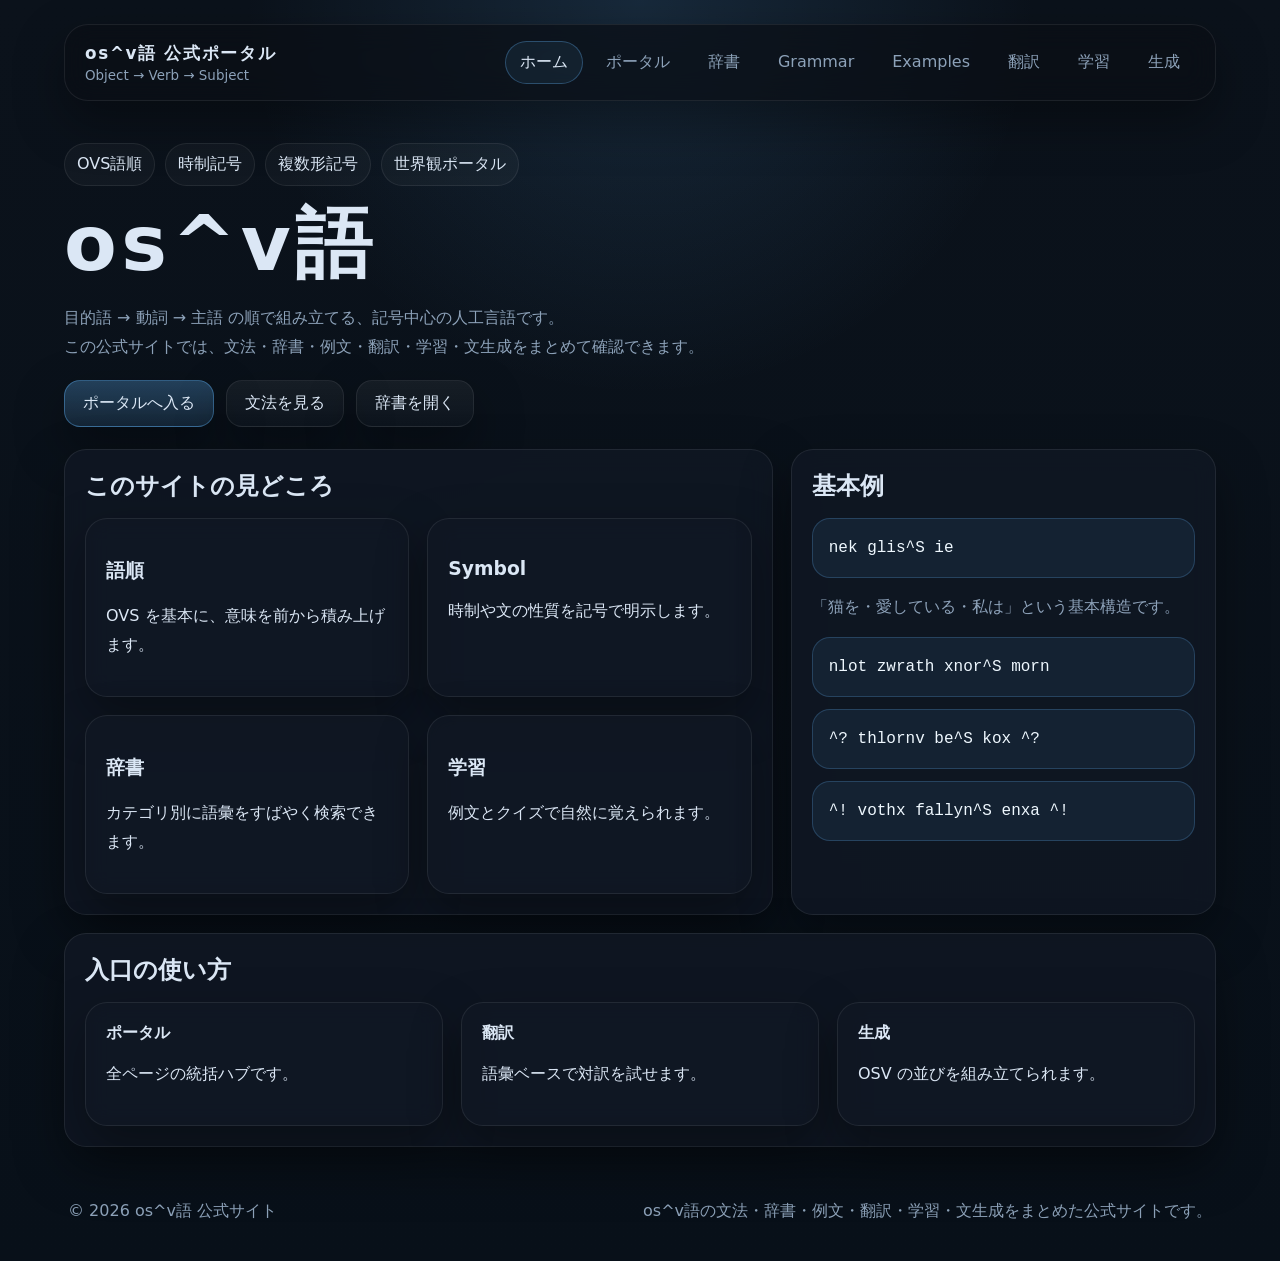
<file: index.html>
<!doctype html>
<html lang="ja">
<head>
  <meta charset="utf-8">
  <meta name="viewport" content="width=device-width, initial-scale=1">
  <title>os^v語 公式サイト</title>
  <meta name="description" content="os^v語の文法・辞書・例文・翻訳・学習・文生成をまとめた公式サイトです。">
  <link rel="stylesheet" href="style.css">
  
</head>
<body data-page="index">
  <div class="shell">
    <header class="topbar">
      <div class="brand">
        <strong id="site-title">os^v語 公式ポータル</strong>
        <span id="site-subtitle">Object → Verb → Subject</span>
      </div>
      <nav class="nav" id="site-nav">
        <a href="index.html" data-page="index">ホーム</a>
        <a href="portal.html" data-page="portal">ポータル</a>
        <a href="dictionary.html" data-page="dictionary">辞書</a>
        <a href="grammar.html" data-page="grammar">文法</a>
        <a href="phrases.html" data-page="phrases">例文</a>
        <a href="translator.html" data-page="translator">翻訳</a>
        <a href="learning.html" data-page="learning">学習</a>
        <a href="builder.html" data-page="builder">生成</a>
      </nav>
    </header>

    
<section class="hero">
  <div class="chips-wrap">
    <span class="chip">OVS語順</span>
    <span class="chip">時制記号</span>
    <span class="chip">複数形記号</span>
    <span class="chip">世界観ポータル</span>
  </div>
  <h1>os^v語</h1>
  <p>
    目的語 → 動詞 → 主語 の順で組み立てる、記号中心の人工言語です。<br>
    この公式サイトでは、文法・辞書・例文・翻訳・学習・文生成をまとめて確認できます。
  </p>
  <div class="hero-actions">
    <a class="btn primary" href="portal.html">ポータルへ入る</a>
    <a class="btn" href="grammar.html">文法を見る</a>
    <a class="btn" href="dictionary.html">辞書を開く</a>
  </div>
</section>

<div class="grid-2">
  <section class="card">
    <div class="section-title">
      <h2>このサイトの見どころ</h2>
    </div>
    <div class="grid-two">
      <div class="panel">
        <h3>語順</h3>
        <p>OVS を基本に、意味を前から積み上げます。</p>
      </div>
      <div class="panel">
        <h3>記号</h3>
        <p>時制や文の性質を記号で明示します。</p>
      </div>
      <div class="panel">
        <h3>辞書</h3>
        <p>カテゴリ別に語彙をすばやく検索できます。</p>
      </div>
      <div class="panel">
        <h3>学習</h3>
        <p>例文とクイズで自然に覚えられます。</p>
      </div>
    </div>
  </section>
  <section class="card">
    <div class="section-title">
      <h2>基本例</h2>
    </div>
    <div class="code-line"><code>nek glis^S ie</code></div>
    <p style="color:var(--muted); line-height:1.85; margin-top:14px;">
      「猫を・愛している・私は」という基本構造です。
    </p>
    <div class="code-line"><code>nlot zwrath xnor^S morn</code></div>
    <div class="code-line"><code>^? thlornv be^S kox ^?</code></div>
    <div class="code-line"><code>^! vothx fallyn^S enxa ^!</code></div>
  </section>
</div>

<section class="card" style="margin-top:18px;">
  <div class="section-title">
    <h2>入口の使い方</h2>
  </div>
  <div class="grid-3">
    <div class="panel"><strong>ポータル</strong><p>全ページの統括ハブです。</p></div>
    <div class="panel"><strong>翻訳</strong><p>語彙ベースで対訳を試せます。</p></div>
    <div class="panel"><strong>生成</strong><p>OSV の並びを組み立てられます。</p></div>
  </div>
</section>


    <footer class="footer">
      <div>© <span id="year"></span> os^v語 公式サイト</div>
      <div id="site-description"></div>
    </footer>
  </div>
  <script src="js/data.js"></script>
  <script src="js/app.js"></script>
  <script src="https://ec2045.github.io/scripts/font.js?v=20261102-ui2"></script>
<script defer src="i18n.js?v=20261102-ui2" data-site="os-v" data-ja="OS-V語の文法・辞書・学習教材・翻訳機能を備えた公式サイト。" data-en="The official OS-V language portal, with grammar, a dictionary, examples, learning materials, and translation tools."></script>
</body>
</html>
</file>
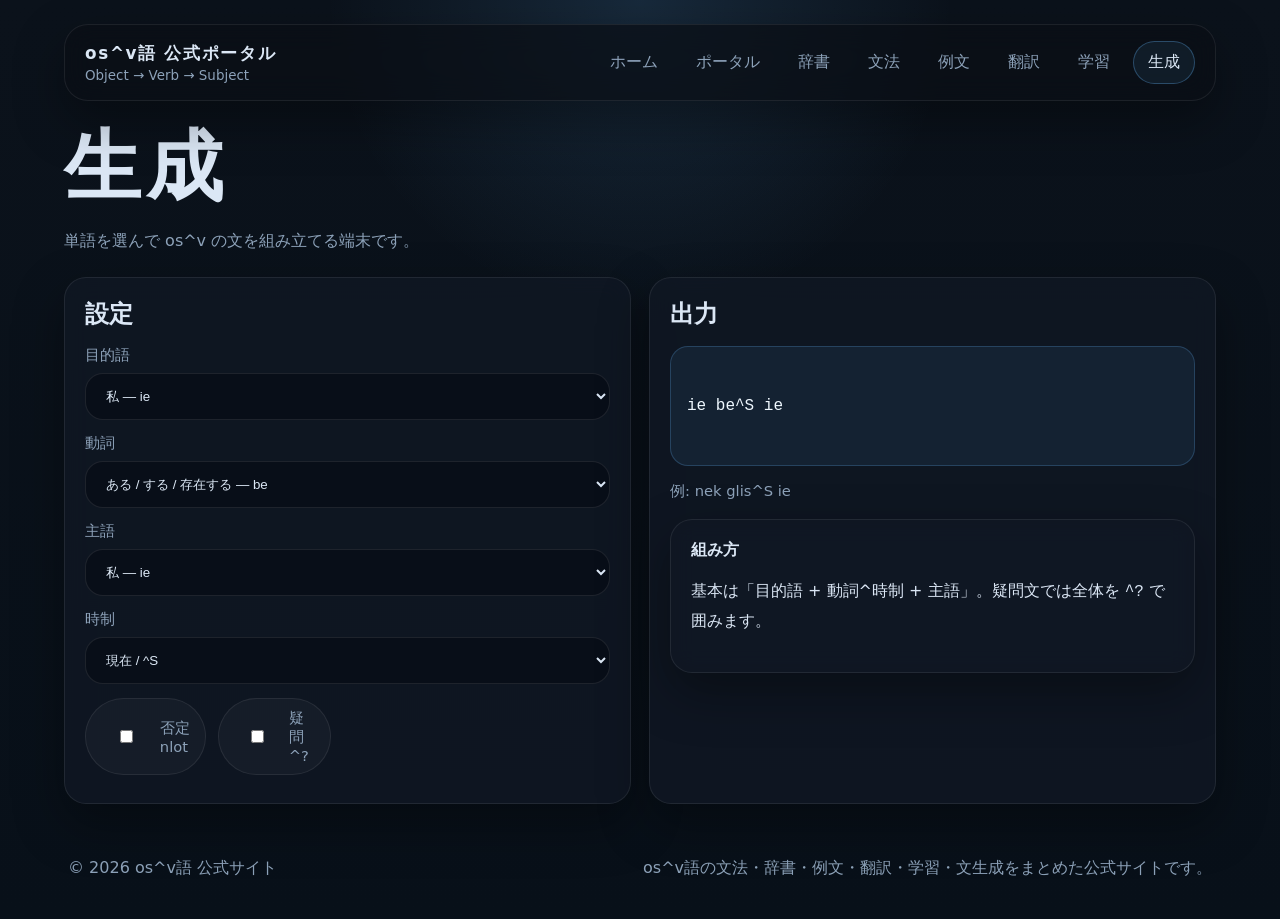
<file: builder.html>
<!doctype html>
<html lang="ja">
<head>
  <meta charset="utf-8">
  <meta name="viewport" content="width=device-width, initial-scale=1">
  <title>os^v語 生成</title>
  <meta name="description" content="os^v語の文法・辞書・例文・翻訳・学習・文生成をまとめた公式サイトです。">
  <link rel="stylesheet" href="style.css">
  
</head>
<body data-page="builder">
  <div class="shell">
    <header class="topbar">
      <div class="brand">
        <strong id="site-title">os^v語 公式ポータル</strong>
        <span id="site-subtitle">Object → Verb → Subject</span>
      </div>
      <nav class="nav" id="site-nav">
        <a href="index.html" data-page="index">ホーム</a>
        <a href="portal.html" data-page="portal">ポータル</a>
        <a href="dictionary.html" data-page="dictionary">辞書</a>
        <a href="grammar.html" data-page="grammar">文法</a>
        <a href="phrases.html" data-page="phrases">例文</a>
        <a href="translator.html" data-page="translator">翻訳</a>
        <a href="learning.html" data-page="learning">学習</a>
        <a href="builder.html" data-page="builder">生成</a>
      </nav>
    </header>

    
<section class="hero" style="padding-top:26px;">
  <h1>生成</h1>
  <p>単語を選んで os^v の文を組み立てる端末です。</p>
</section>

<div class="builder-grid">
  <section class="card">
    <div class="section-title"><h2>設定</h2></div>
    <div class="builder-controls">
      <div>
        <label for="builder-object">目的語</label>
        <select id="builder-object"></select>
      </div>
      <div>
        <label for="builder-verb">動詞</label>
        <select id="builder-verb"></select>
      </div>
      <div>
        <label for="builder-subject">主語</label>
        <select id="builder-subject"></select>
      </div>
      <div>
        <label for="builder-tense">時制</label>
        <select id="builder-tense">
          <option value="^S">現在 / ^S</option>
          <option value="^P">過去 / ^P</option>
          <option value="^F">未来 / ^F</option>
          <option value="^C">継続 / ^C</option>
        </select>
      </div>
      <div class="toggle-row">
        <label class="toggle"><input id="builder-neg" type="checkbox"> 否定 nlot</label>
        <label class="toggle"><input id="builder-q" type="checkbox"> 疑問 ^?</label>
      </div>
    </div>
  </section>
  <section class="card">
    <div class="section-title"><h2>出力</h2></div>
    <div id="builder-output" class="code-line" style="min-height:120px; display:flex; align-items:center;"></div>
    <p id="builder-ex" class="phrase-note" style="margin-top:12px;"></p>
    <div class="panel" style="margin-top:14px;">
      <strong>組み方</strong>
      <p>基本は「目的語 + 動詞^時制 + 主語」。疑問文では全体を <code>^?</code> で囲みます。</p>
    </div>
  </section>
</div>


    <footer class="footer">
      <div>© <span id="year"></span> os^v語 公式サイト</div>
      <div id="site-description"></div>
    </footer>
  </div>
  <script src="js/data.js"></script>
  <script src="js/app.js"></script>
  <script src="https://ec2045.github.io/scripts/font.js?v=20261102-1"></script>
</body>
</html>
</file>
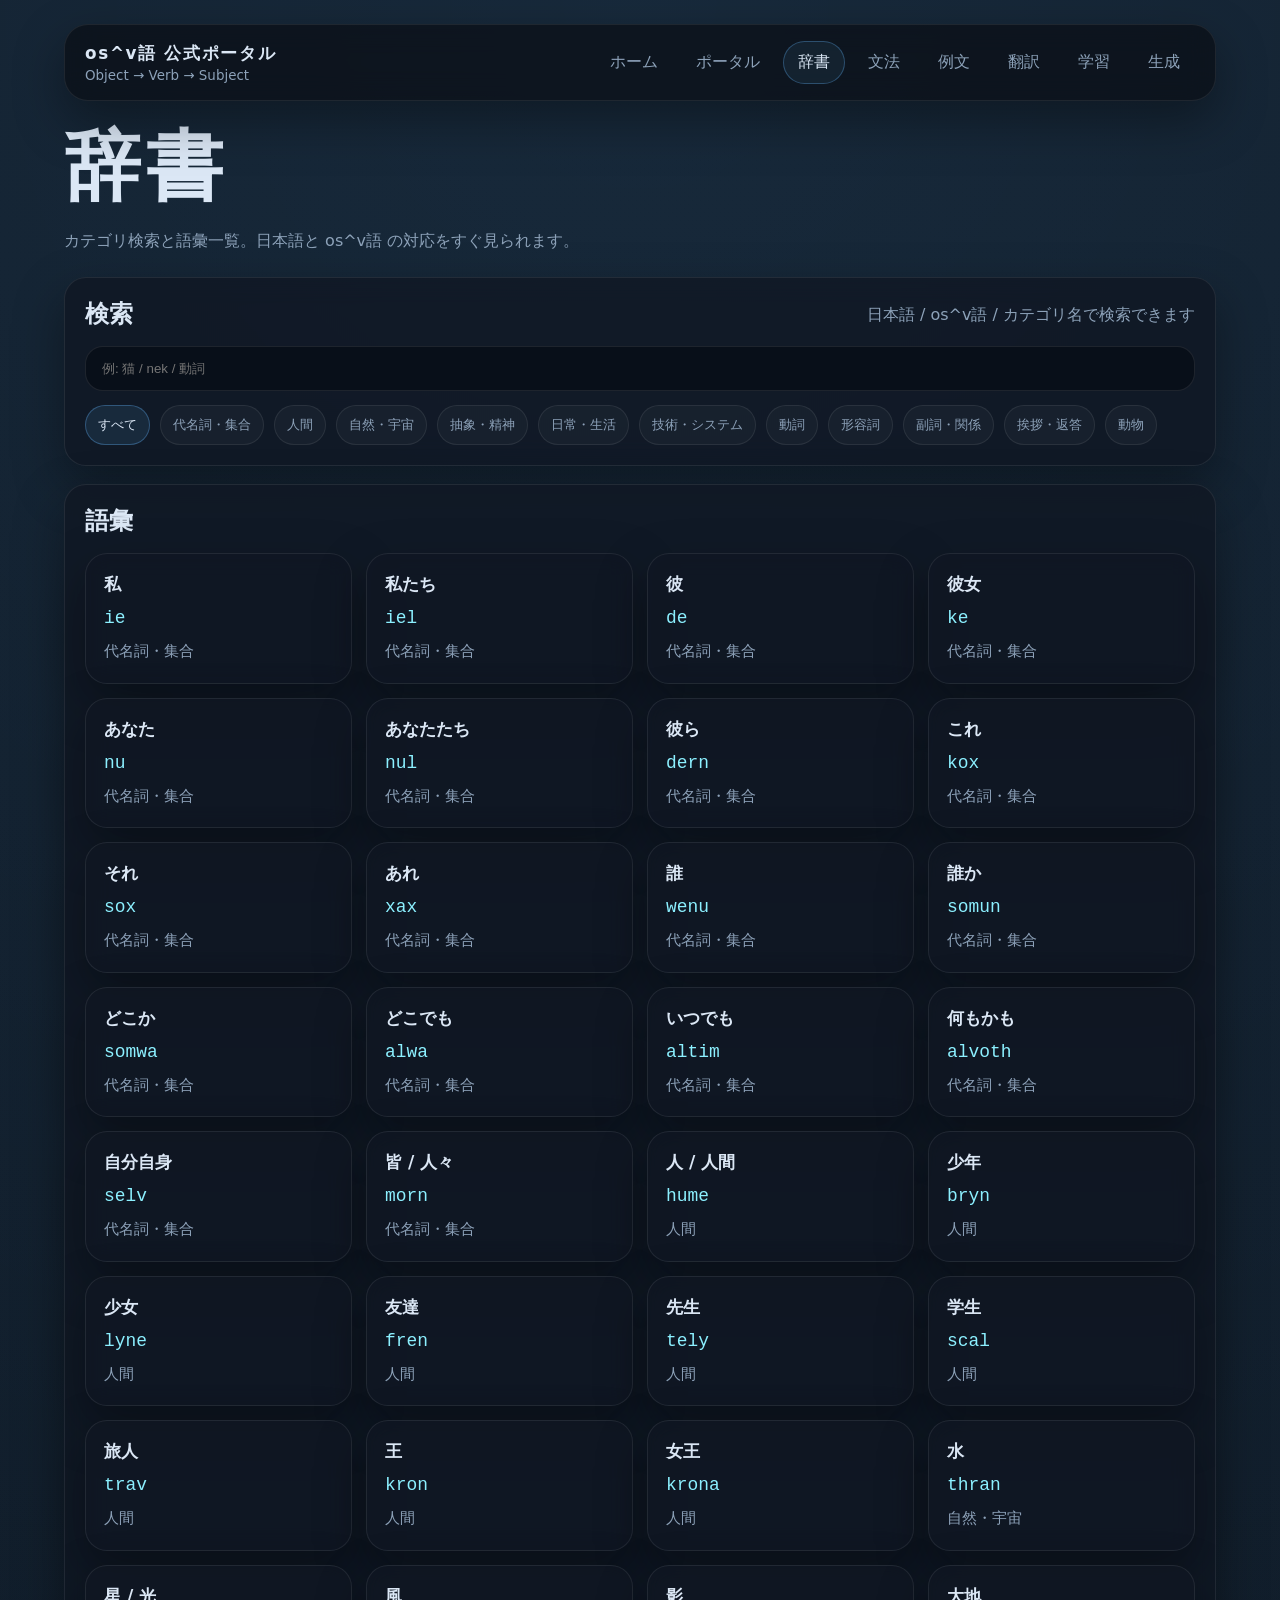
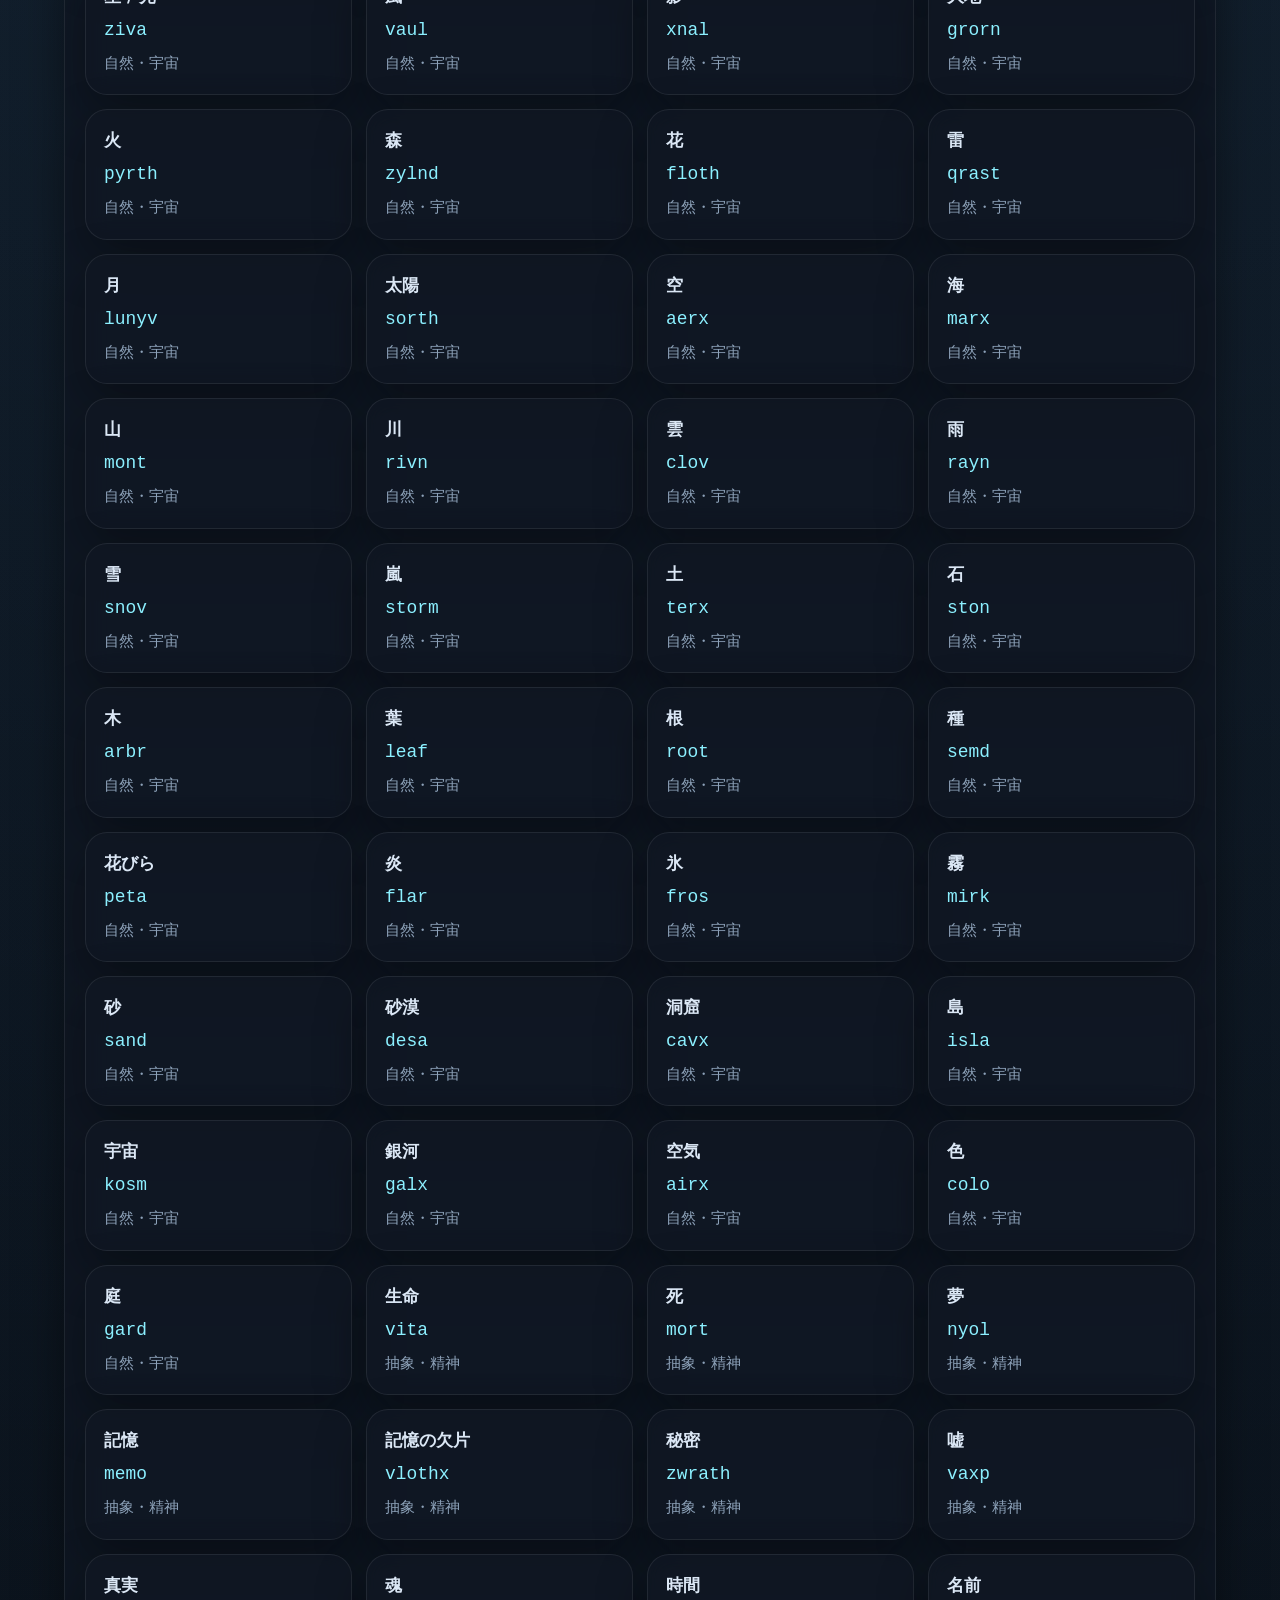
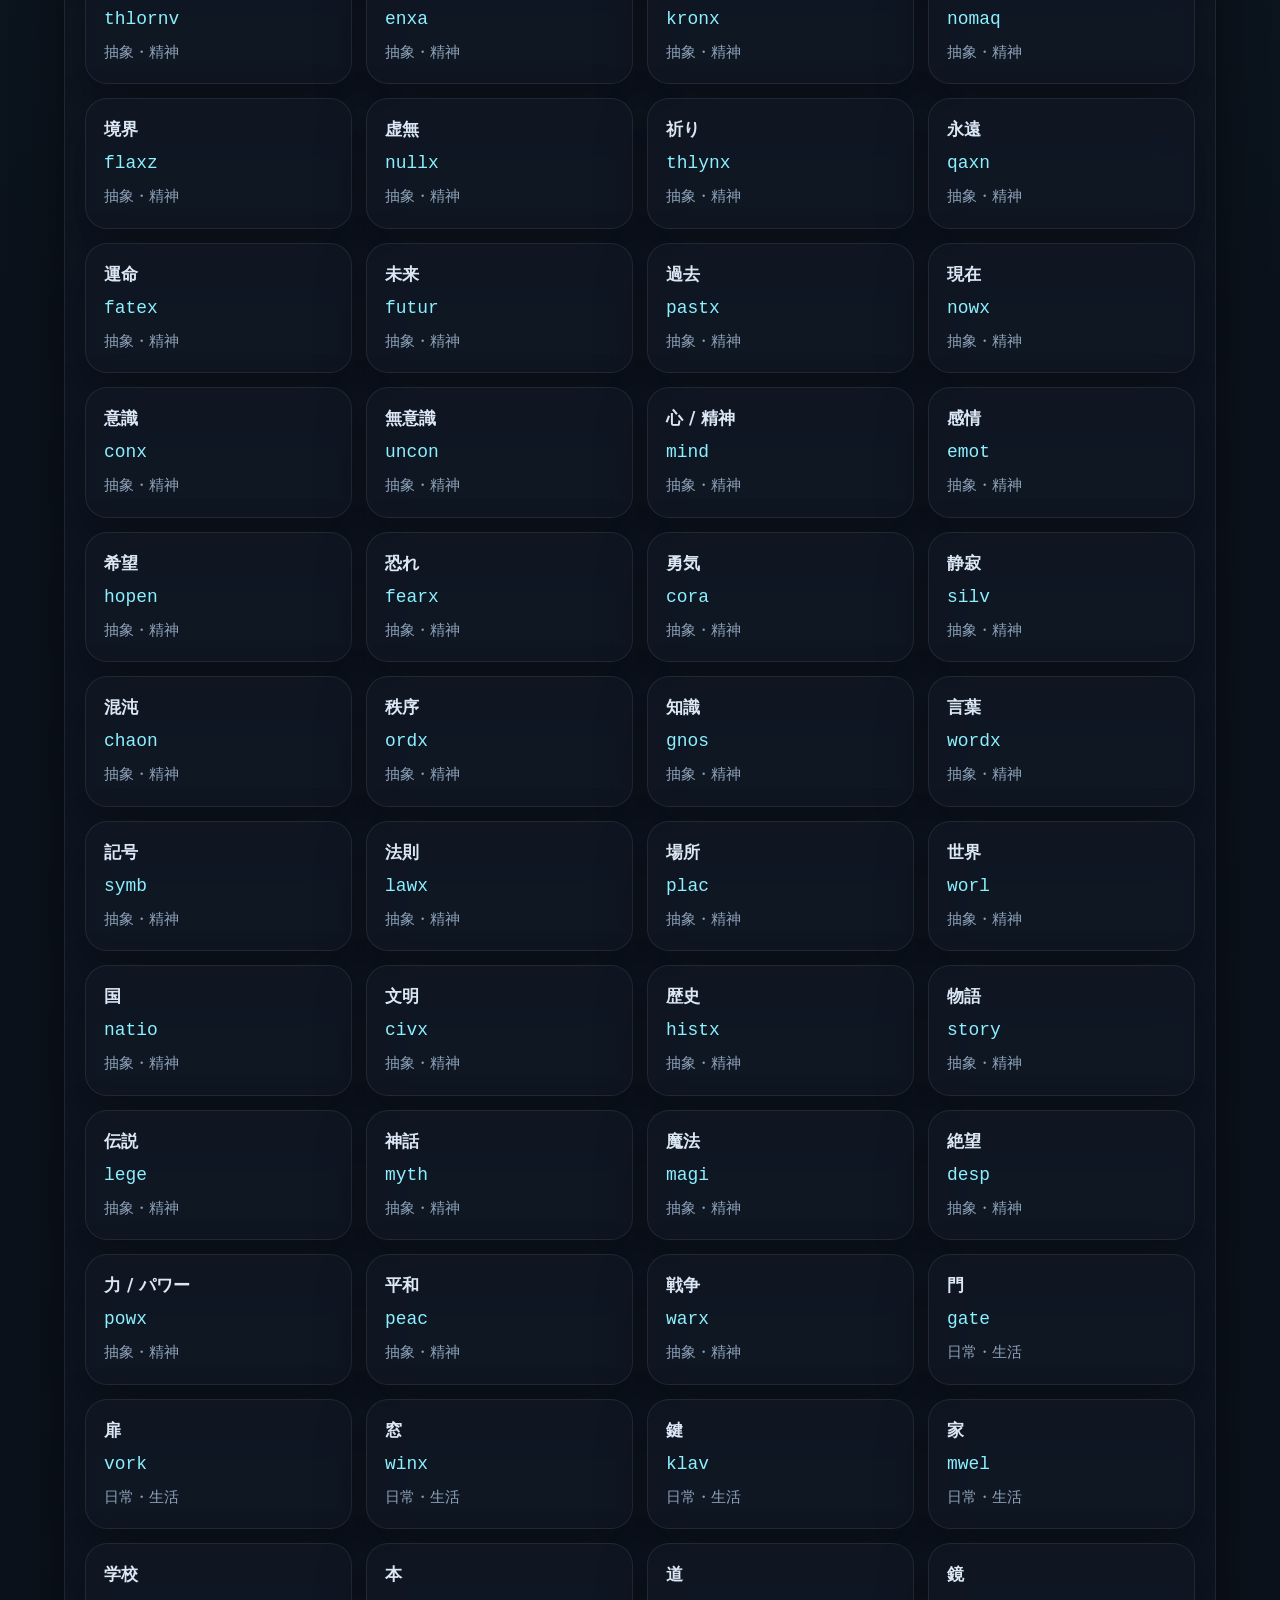
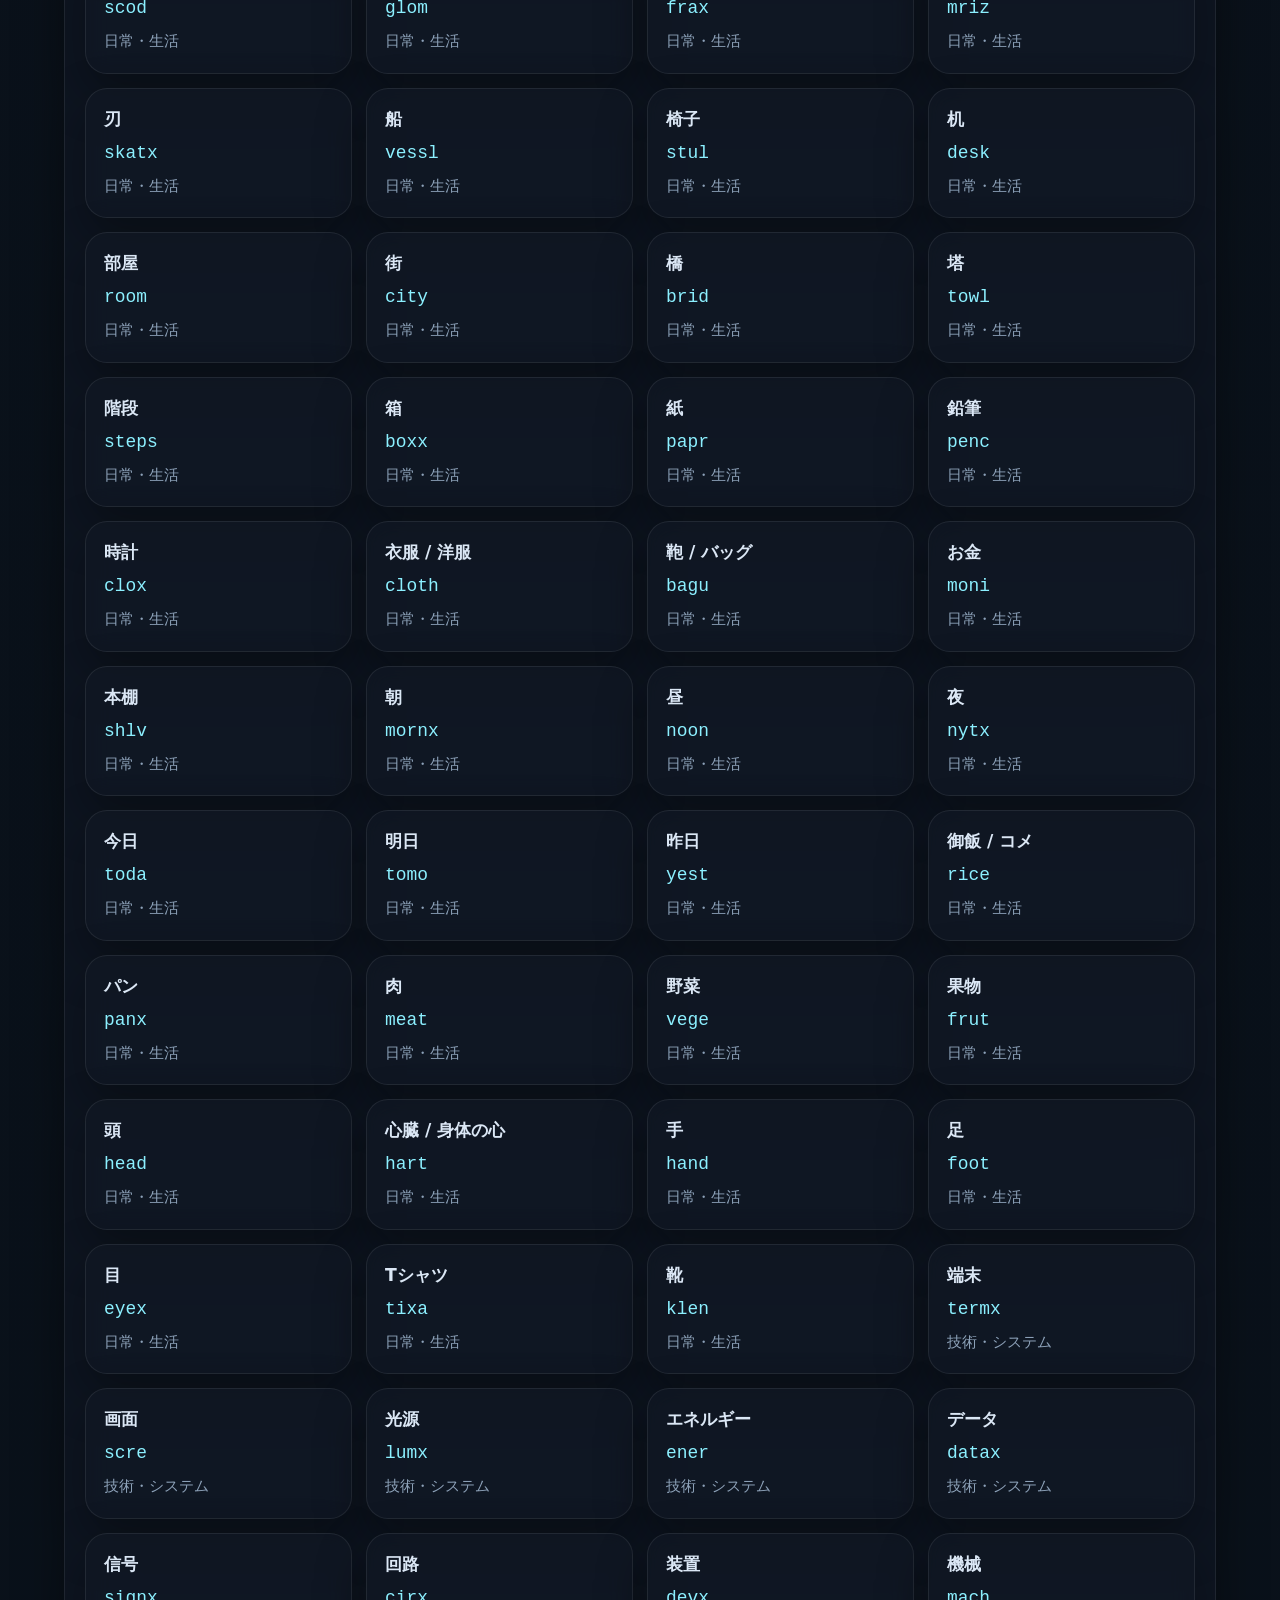
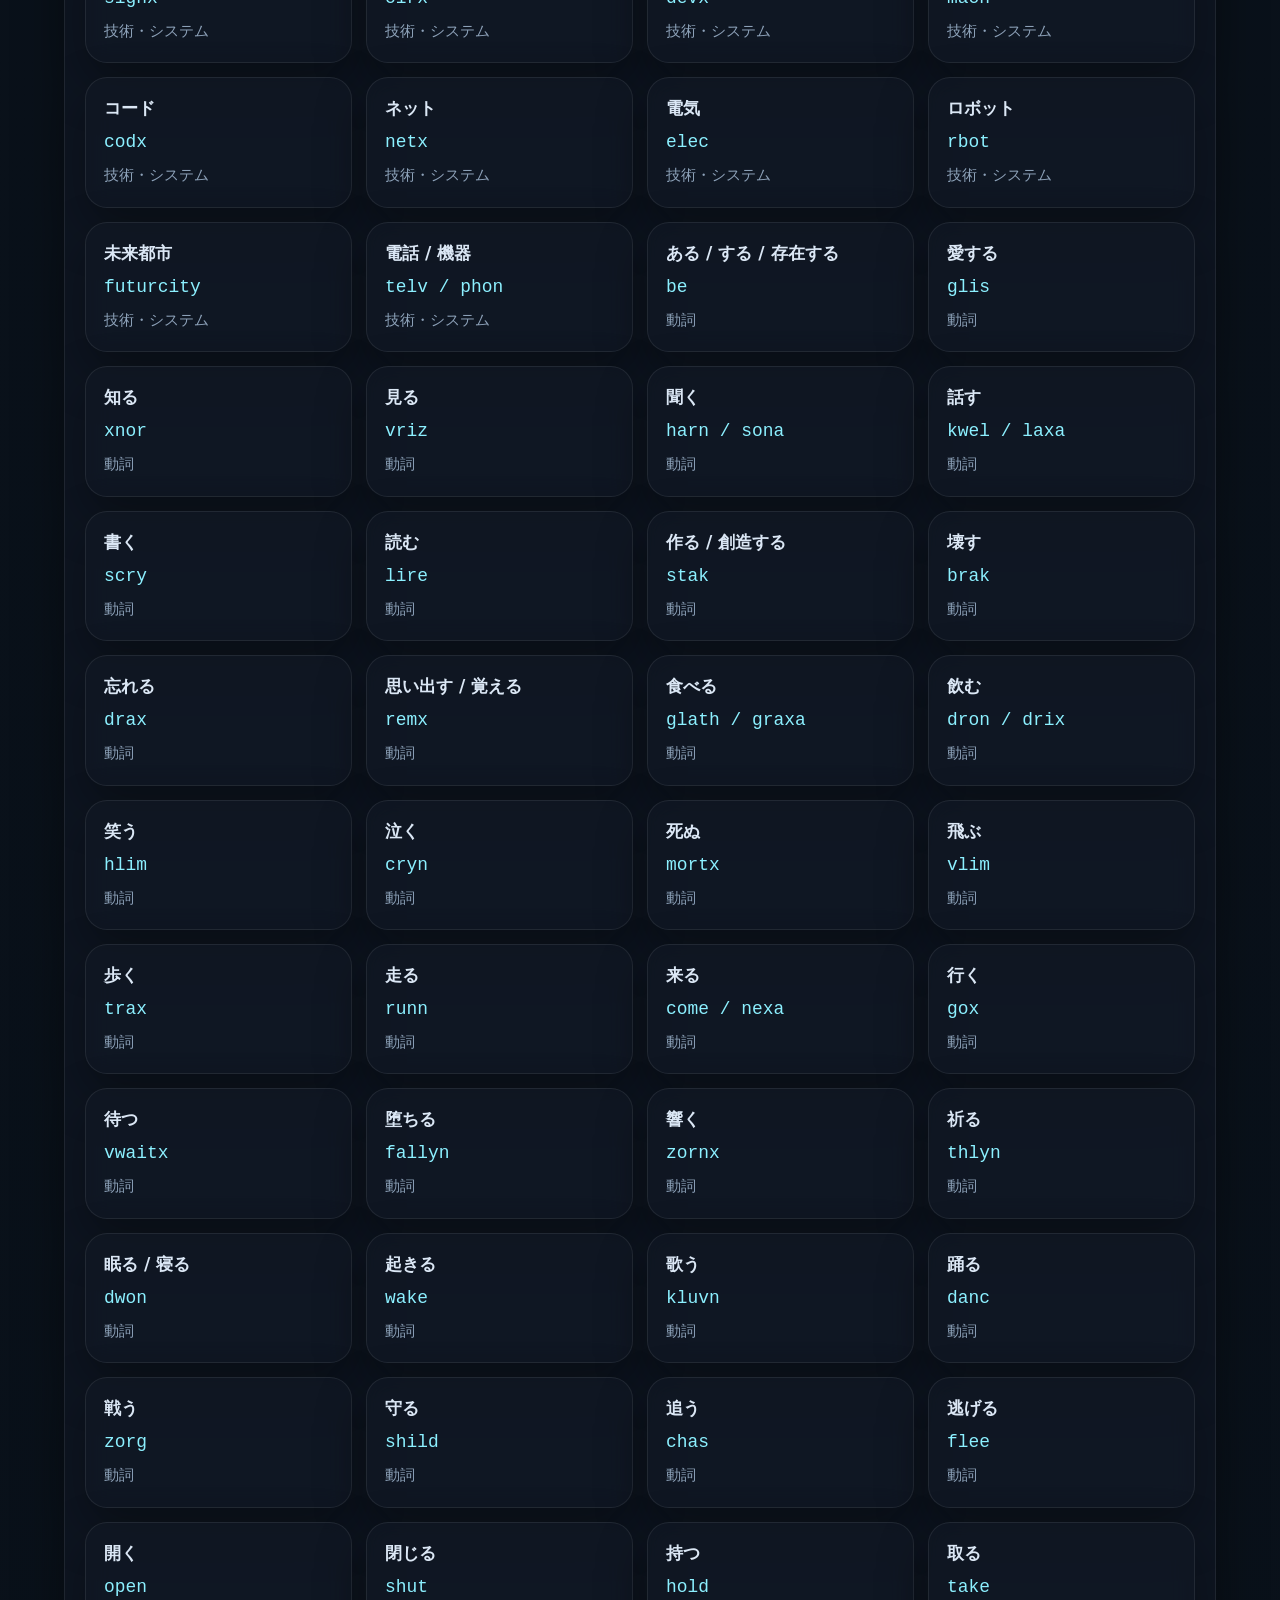
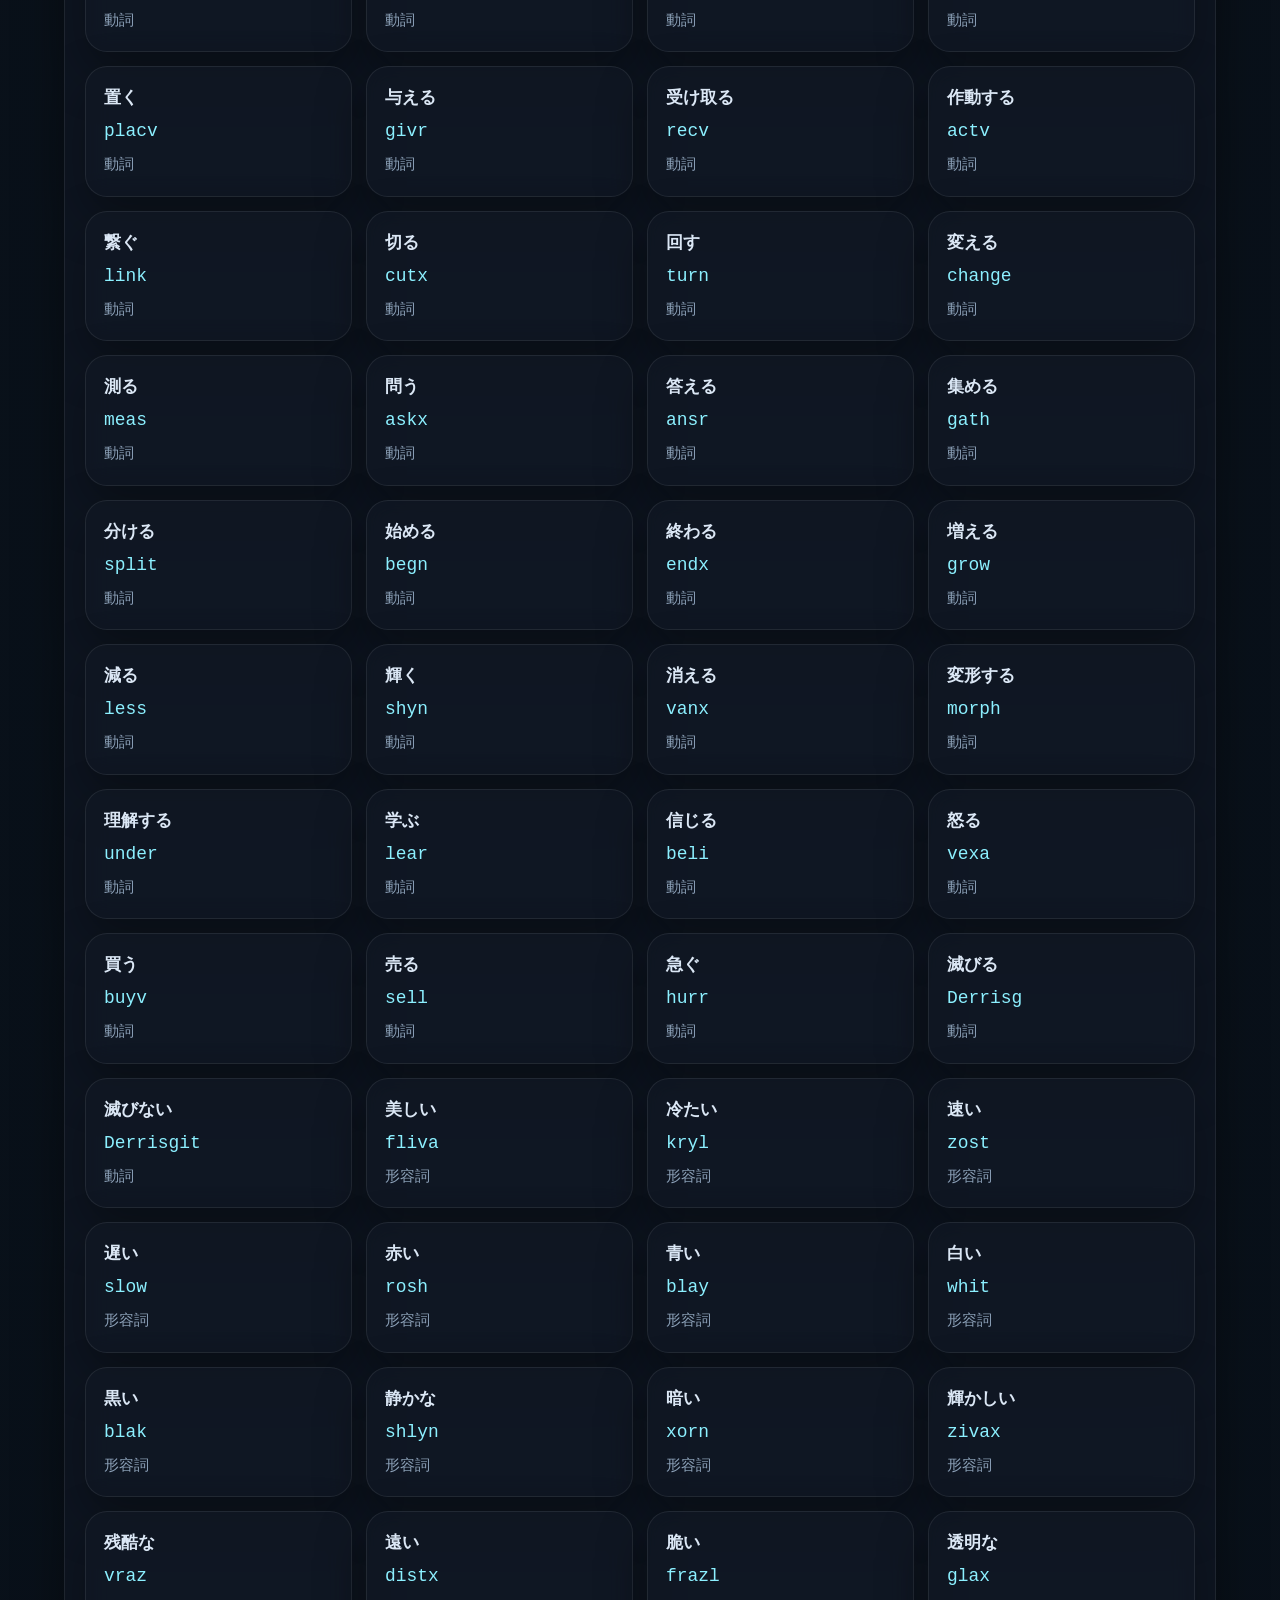
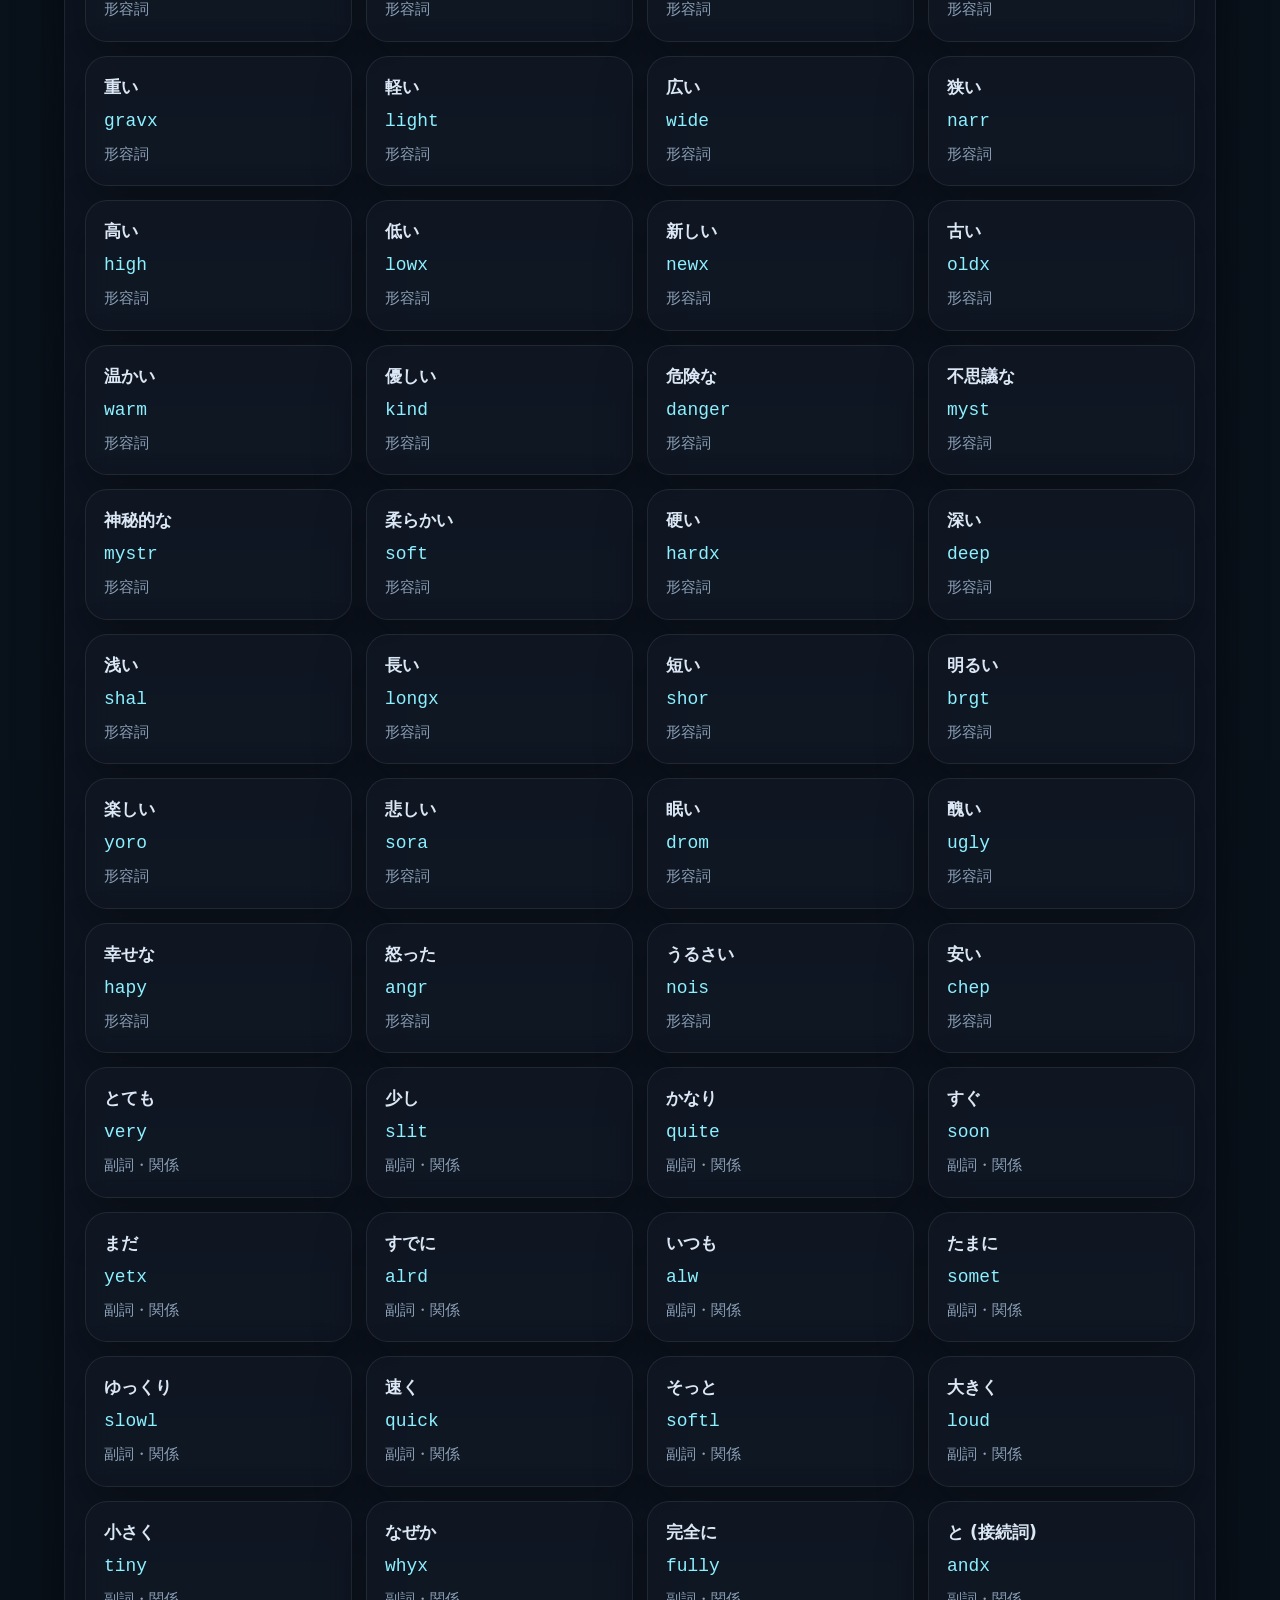
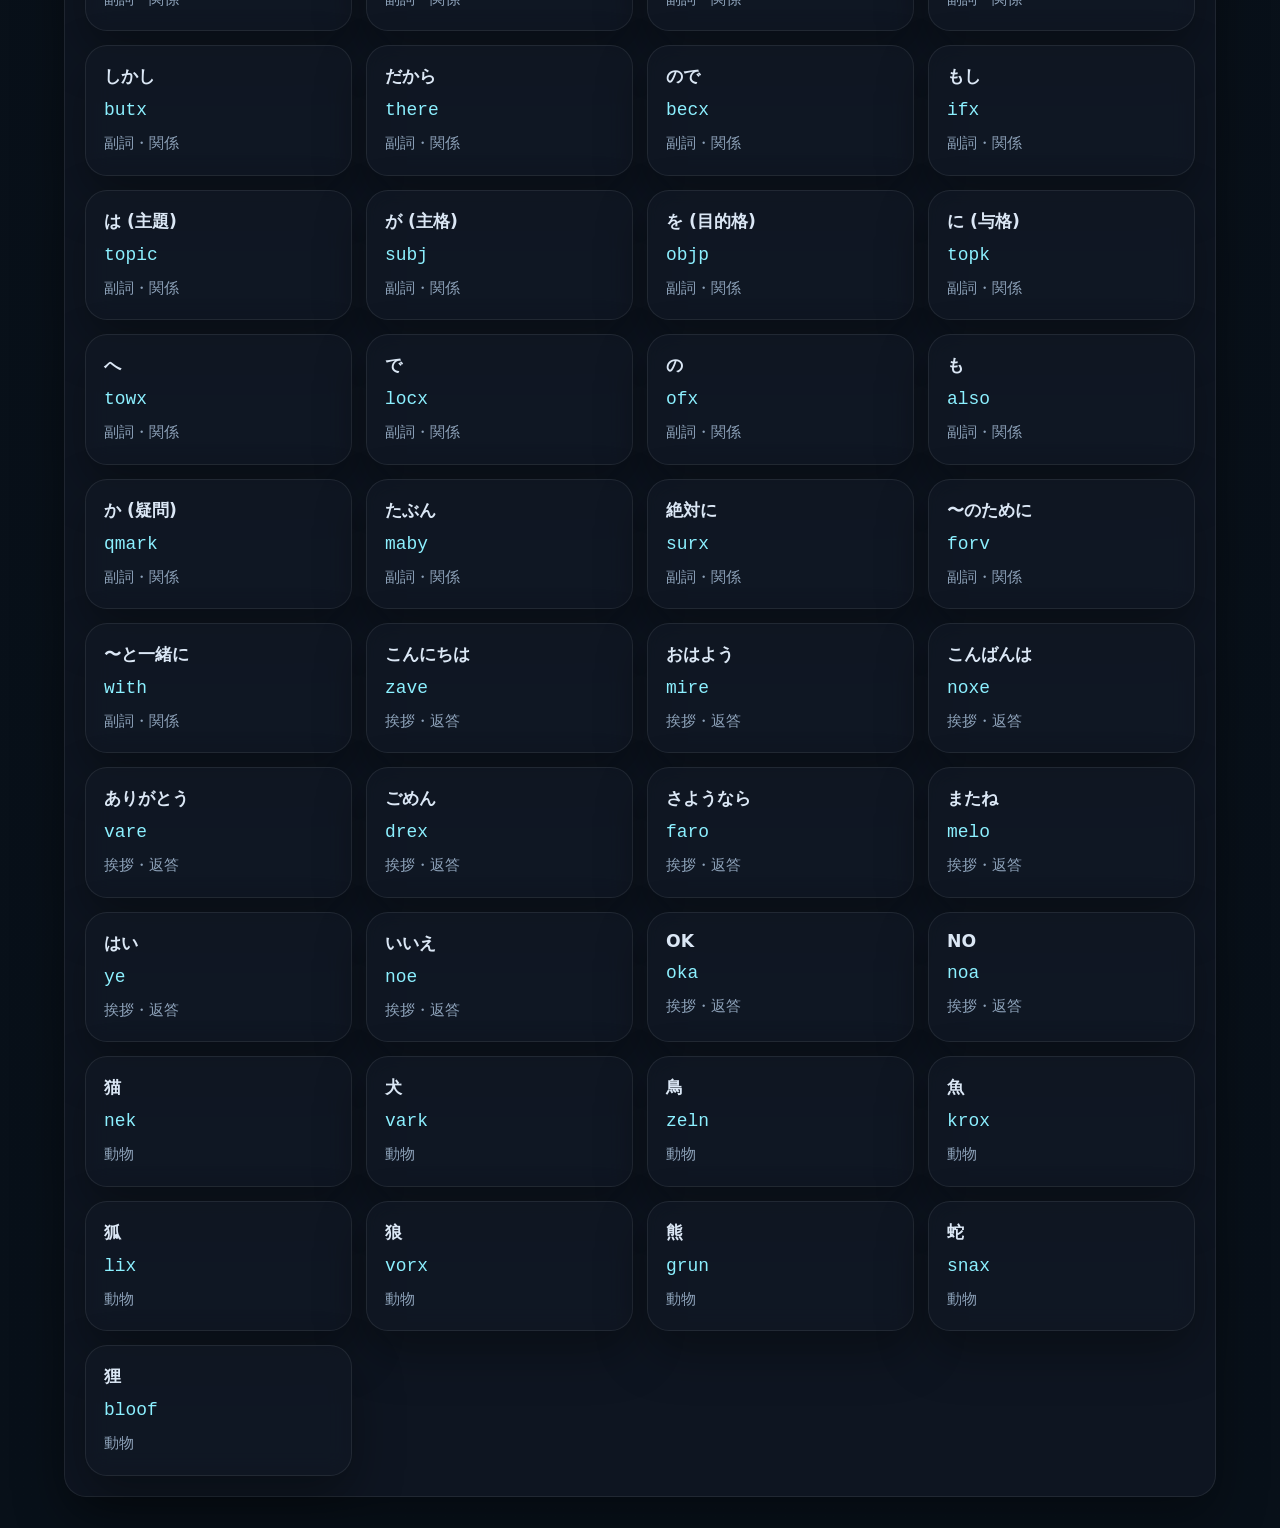
<file: dictionary.html>
<!doctype html>
<html lang="ja">
<head>
  <meta charset="utf-8">
  <meta name="viewport" content="width=device-width, initial-scale=1">
  <title>os^v語 辞書</title>
  <meta name="description" content="os^v語の文法・辞書・例文・翻訳・学習・文生成をまとめた公式サイトです。">
  <link rel="stylesheet" href="style.css">
  
</head>
<body data-page="dictionary">
  <div class="shell">
    <header class="topbar">
      <div class="brand">
        <strong id="site-title">os^v語 公式ポータル</strong>
        <span id="site-subtitle">Object → Verb → Subject</span>
      </div>
      <nav class="nav" id="site-nav">
        <a href="index.html" data-page="index">ホーム</a>
        <a href="portal.html" data-page="portal">ポータル</a>
        <a href="dictionary.html" data-page="dictionary">辞書</a>
        <a href="grammar.html" data-page="grammar">文法</a>
        <a href="phrases.html" data-page="phrases">例文</a>
        <a href="translator.html" data-page="translator">翻訳</a>
        <a href="learning.html" data-page="learning">学習</a>
        <a href="builder.html" data-page="builder">生成</a>
      </nav>
    </header>

    
<section class="hero" style="padding-top:26px;">
  <h1>辞書</h1>
  <p>カテゴリ検索と語彙一覧。日本語と os^v語 の対応をすぐ見られます。</p>
</section>

<section class="card">
  <div class="section-title">
    <h2>検索</h2>
    <p>日本語 / os^v語 / カテゴリ名で検索できます</p>
  </div>
  <input id="dict-search" class="searchbar" placeholder="例: 猫 / nek / 動詞">
  <div id="dict-tabs" class="tab-list" style="margin-top:14px;"></div>
</section>

<section class="card" style="margin-top:18px;">
  <div class="section-title">
    <h2>語彙</h2>
  </div>
  <div id="dict-grid" class="term-grid"></div>
</section>


    <footer class="footer">
      <div>© <span id="year"></span> os^v語 公式サイト</div>
      <div id="site-description"></div>
    </footer>
  </div>
  <script src="js/data.js"></script>
  <script src="js/app.js"></script>
  <script src="https://ec2045.github.io/scripts/font.js?v=20261102-1"></script>
</body>
</html>
</file>
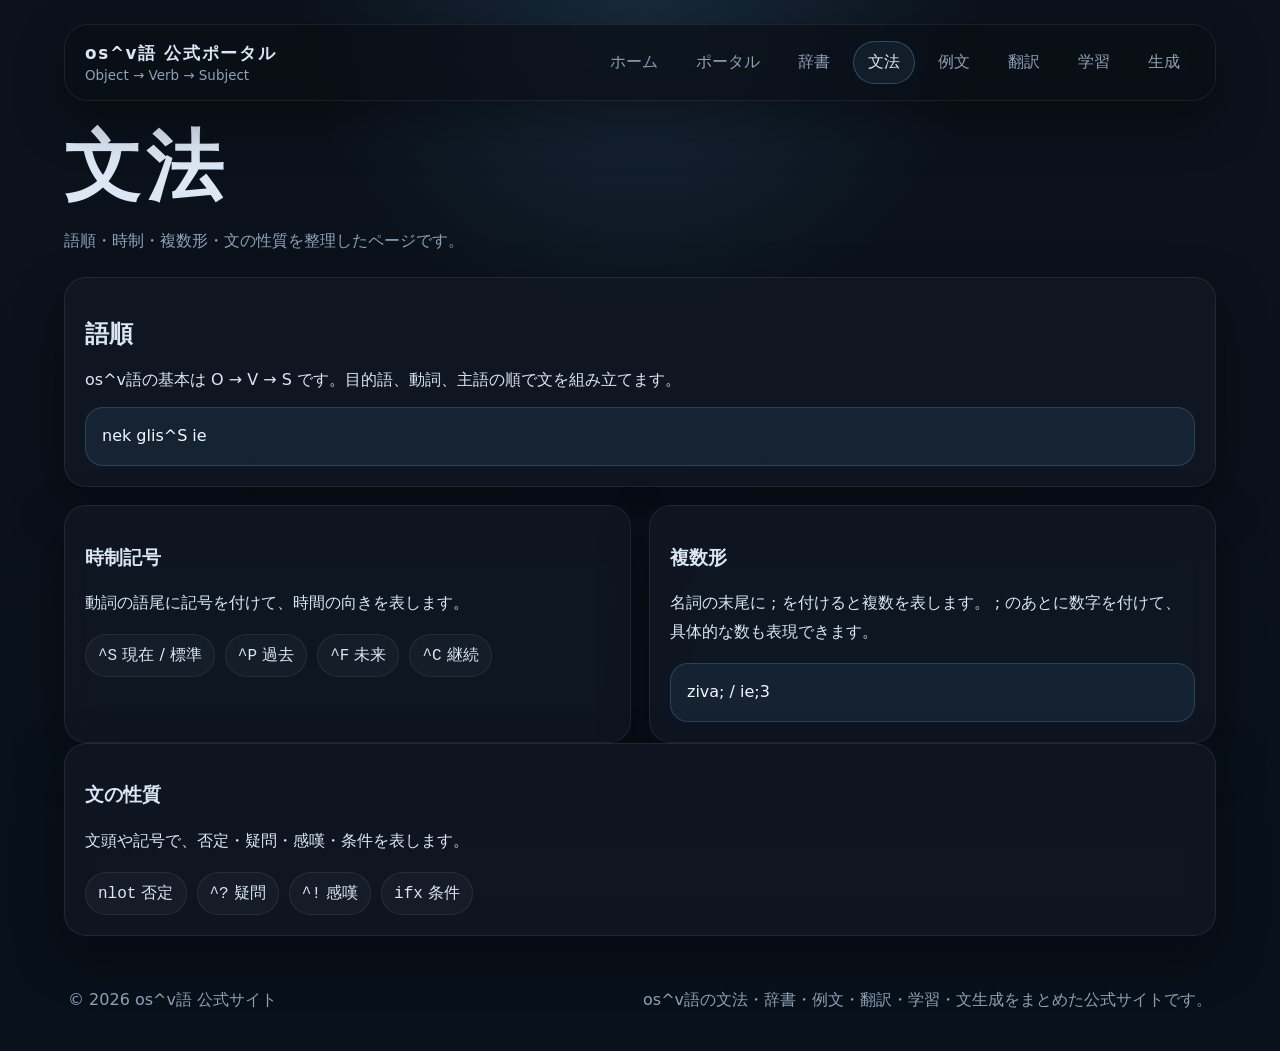
<file: grammar.html>
<!doctype html>
<html lang="ja">
<head>
  <meta charset="utf-8">
  <meta name="viewport" content="width=device-width, initial-scale=1">
  <title>os^v語 文法</title>
  <meta name="description" content="os^v語の文法・辞書・例文・翻訳・学習・文生成をまとめた公式サイトです。">
  <link rel="stylesheet" href="style.css">
  
</head>
<body data-page="grammar">
  <div class="shell">
    <header class="topbar">
      <div class="brand">
        <strong id="site-title">os^v語 公式ポータル</strong>
        <span id="site-subtitle">Object → Verb → Subject</span>
      </div>
      <nav class="nav" id="site-nav">
        <a href="index.html" data-page="index">ホーム</a>
        <a href="portal.html" data-page="portal">ポータル</a>
        <a href="dictionary.html" data-page="dictionary">辞書</a>
        <a href="grammar.html" data-page="grammar">文法</a>
        <a href="phrases.html" data-page="phrases">例文</a>
        <a href="translator.html" data-page="translator">翻訳</a>
        <a href="learning.html" data-page="learning">学習</a>
        <a href="builder.html" data-page="builder">生成</a>
      </nav>
    </header>

    
<section class="hero" style="padding-top:26px;">
  <h1>文法</h1>
  <p>語順・時制・複数形・文の性質を整理したページです。</p>
</section>

<div id="grammar-wrap"></div>


    <footer class="footer">
      <div>© <span id="year"></span> os^v語 公式サイト</div>
      <div id="site-description"></div>
    </footer>
  </div>
  <script src="js/data.js"></script>
  <script src="js/app.js"></script>
  <script src="https://ec2045.github.io/scripts/font.js?v=20261102-1"></script>
</body>
</html>
</file>
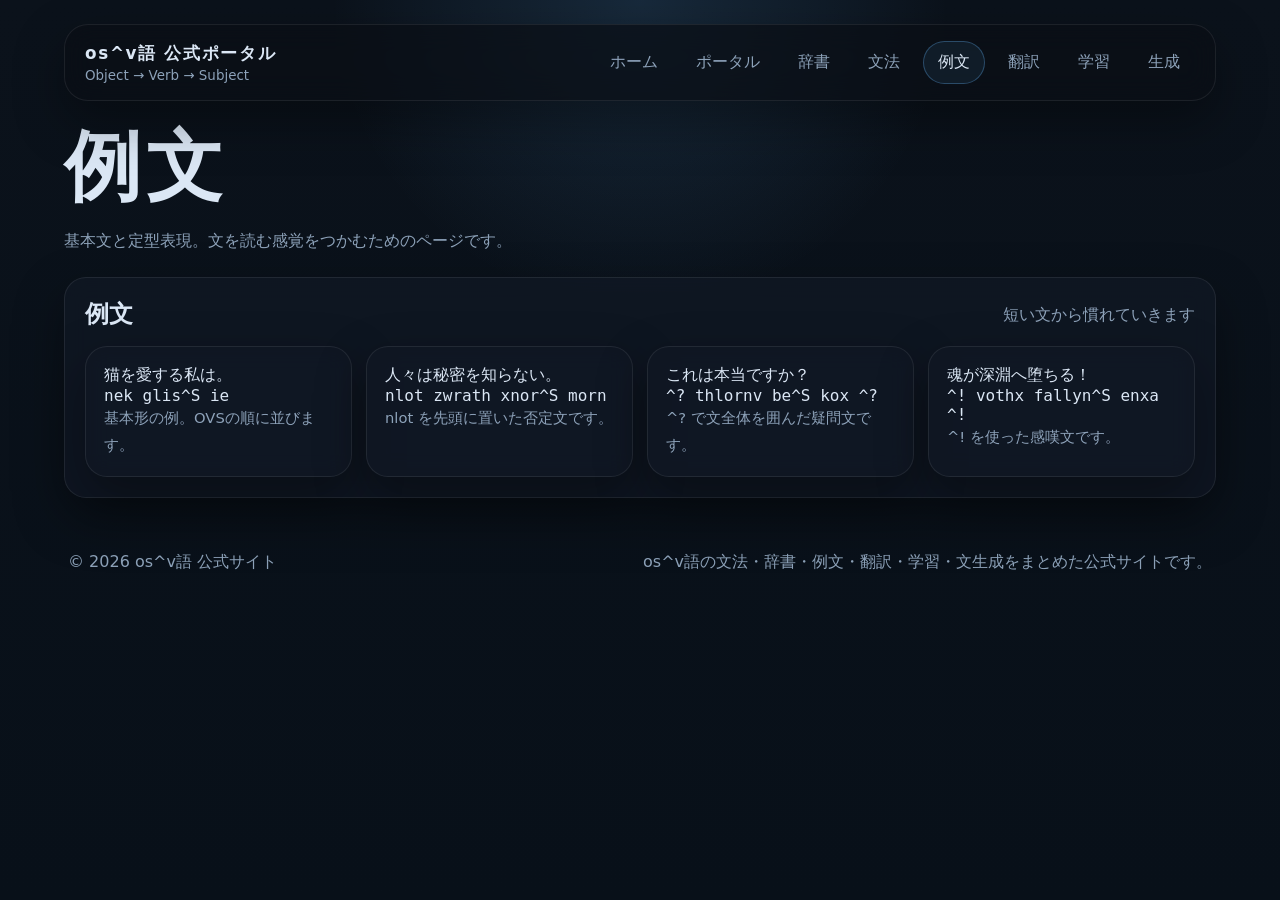
<file: phrases.html>
<!doctype html>
<html lang="ja">
<head>
  <meta charset="utf-8">
  <meta name="viewport" content="width=device-width, initial-scale=1">
  <title>os^v語 例文</title>
  <meta name="description" content="os^v語の文法・辞書・例文・翻訳・学習・文生成をまとめた公式サイトです。">
  <link rel="stylesheet" href="style.css">
  
</head>
<body data-page="phrases">
  <div class="shell">
    <header class="topbar">
      <div class="brand">
        <strong id="site-title">os^v語 公式ポータル</strong>
        <span id="site-subtitle">Object → Verb → Subject</span>
      </div>
      <nav class="nav" id="site-nav">
        <a href="index.html" data-page="index">ホーム</a>
        <a href="portal.html" data-page="portal">ポータル</a>
        <a href="dictionary.html" data-page="dictionary">辞書</a>
        <a href="grammar.html" data-page="grammar">文法</a>
        <a href="phrases.html" data-page="phrases">例文</a>
        <a href="translator.html" data-page="translator">翻訳</a>
        <a href="learning.html" data-page="learning">学習</a>
        <a href="builder.html" data-page="builder">生成</a>
      </nav>
    </header>

    
<section class="hero" style="padding-top:26px;">
  <h1>例文</h1>
  <p>基本文と定型表現。文を読む感覚をつかむためのページです。</p>
</section>
<section class="card">
  <div class="section-title">
    <h2>例文</h2>
    <p>短い文から慣れていきます</p>
  </div>
  <div id="phrase-grid" class="phrase-grid"></div>
</section>


    <footer class="footer">
      <div>© <span id="year"></span> os^v語 公式サイト</div>
      <div id="site-description"></div>
    </footer>
  </div>
  <script src="js/data.js"></script>
  <script src="js/app.js"></script>
  <script src="https://ec2045.github.io/scripts/font.js?v=20261102-1"></script>
</body>
</html>
</file>
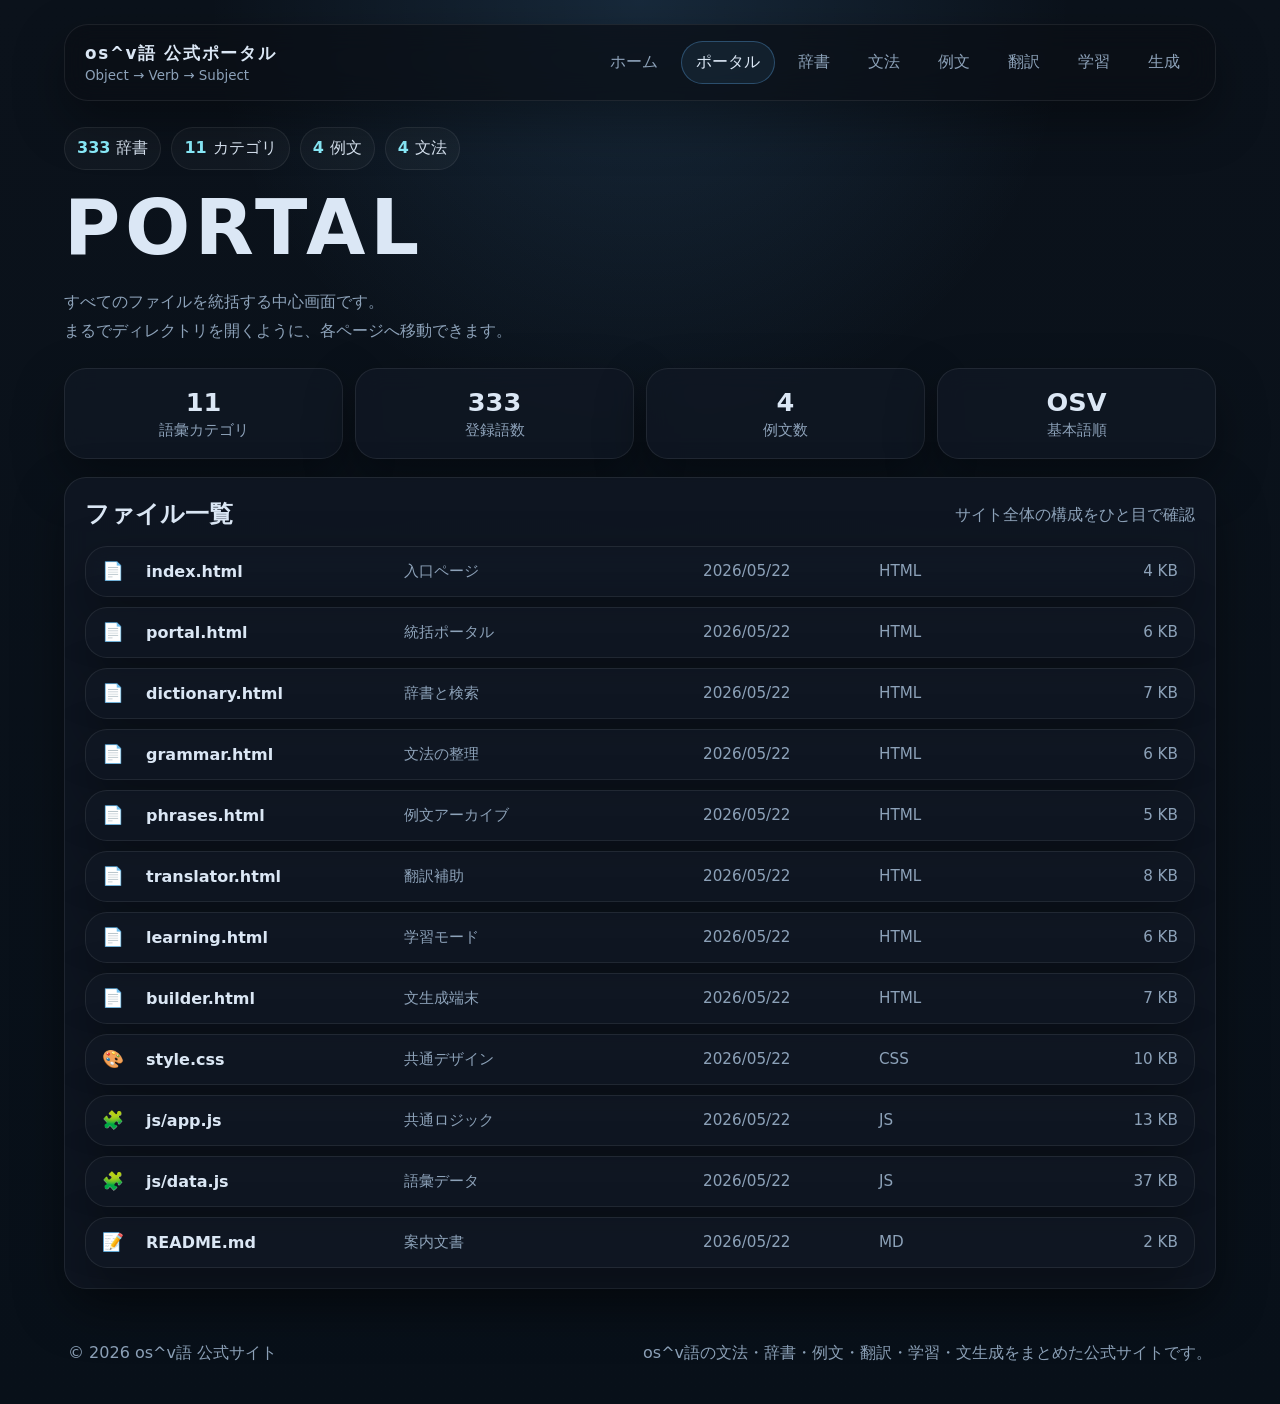
<file: portal.html>
<!doctype html>
<html lang="ja">
<head>
  <meta charset="utf-8">
  <meta name="viewport" content="width=device-width, initial-scale=1">
  <title>os^v語 ポータル</title>
  <meta name="description" content="os^v語の文法・辞書・例文・翻訳・学習・文生成をまとめた公式サイトです。">
  <link rel="stylesheet" href="style.css">
  
</head>
<body data-page="portal">
  <div class="shell">
    <header class="topbar">
      <div class="brand">
        <strong id="site-title">os^v語 公式ポータル</strong>
        <span id="site-subtitle">Object → Verb → Subject</span>
      </div>
      <nav class="nav" id="site-nav">
        <a href="index.html" data-page="index">ホーム</a>
        <a href="portal.html" data-page="portal">ポータル</a>
        <a href="dictionary.html" data-page="dictionary">辞書</a>
        <a href="grammar.html" data-page="grammar">文法</a>
        <a href="phrases.html" data-page="phrases">例文</a>
        <a href="translator.html" data-page="translator">翻訳</a>
        <a href="learning.html" data-page="learning">学習</a>
        <a href="builder.html" data-page="builder">生成</a>
      </nav>
    </header>

    
<section class="hero" style="padding-top:26px;">
  <div class="chips" id="portal-chips"></div>
  <h1>PORTAL</h1>
  <p>
    すべてのファイルを統括する中心画面です。<br>
    まるでディレクトリを開くように、各ページへ移動できます。
  </p>
</section>

<div class="metrics" id="portal-highlights"></div>

<section class="card" style="margin-top:18px;">
  <div class="section-title">
    <h2>ファイル一覧</h2>
    <p>サイト全体の構成をひと目で確認</p>
  </div>
  <div class="file-table" id="portal-files"></div>
</section>


    <footer class="footer">
      <div>© <span id="year"></span> os^v語 公式サイト</div>
      <div id="site-description"></div>
    </footer>
  </div>
  <script src="js/data.js"></script>
  <script src="js/app.js"></script>
  <script src="https://ec2045.github.io/scripts/font.js?v=20261102-1"></script>
</body>
</html>
</file>
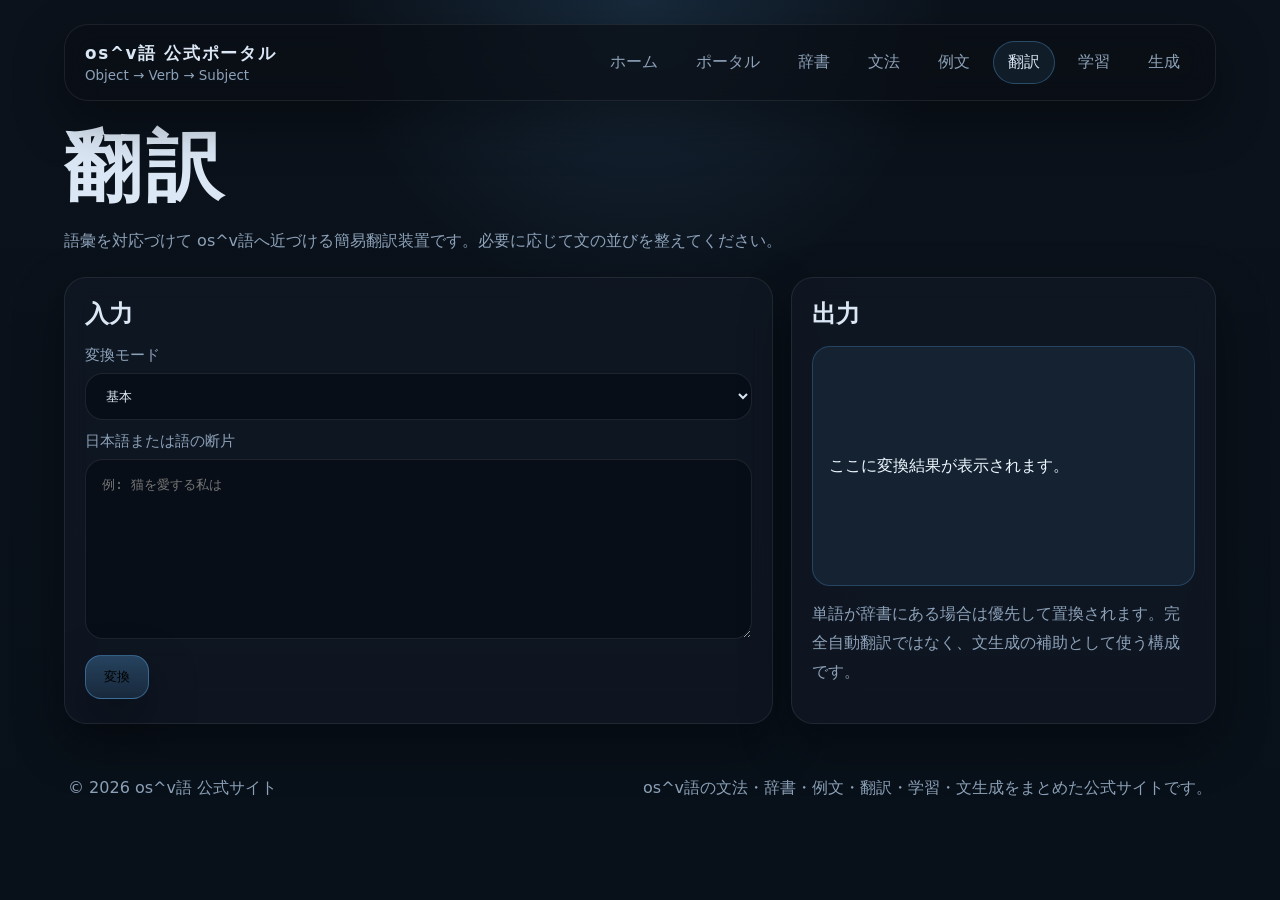
<file: translator.html>
<!doctype html>
<html lang="ja">
<head>
  <meta charset="utf-8">
  <meta name="viewport" content="width=device-width, initial-scale=1">
  <title>os^v語 翻訳</title>
  <meta name="description" content="os^v語の文法・辞書・例文・翻訳・学習・文生成をまとめた公式サイトです。">
  <link rel="stylesheet" href="style.css">
  
</head>
<body data-page="translator">
  <div class="shell">
    <header class="topbar">
      <div class="brand">
        <strong id="site-title">os^v語 公式ポータル</strong>
        <span id="site-subtitle">Object → Verb → Subject</span>
      </div>
      <nav class="nav" id="site-nav">
        <a href="index.html" data-page="index">ホーム</a>
        <a href="portal.html" data-page="portal">ポータル</a>
        <a href="dictionary.html" data-page="dictionary">辞書</a>
        <a href="grammar.html" data-page="grammar">文法</a>
        <a href="phrases.html" data-page="phrases">例文</a>
        <a href="translator.html" data-page="translator">翻訳</a>
        <a href="learning.html" data-page="learning">学習</a>
        <a href="builder.html" data-page="builder">生成</a>
      </nav>
    </header>

    
<section class="hero" style="padding-top:26px;">
  <h1>翻訳</h1>
  <p>語彙を対応づけて os^v語へ近づける簡易翻訳装置です。必要に応じて文の並びを整えてください。</p>
</section>

<div class="grid-2">
  <section class="card">
    <div class="section-title"><h2>入力</h2></div>
    <label for="translate-mode">変換モード</label>
    <select id="translate-mode">
      <option value="basic">基本</option>
      <option value="template">テンプレート</option>
    </select>
    <div style="height:12px"></div>
    <label for="translate-input">日本語または語の断片</label>
    <textarea id="translate-input" placeholder="例: 猫を愛する私は"></textarea>
    <div style="height:12px"></div>
    <button id="translate-btn" class="btn primary" type="button">変換</button>
  </section>
  <section class="card">
    <div class="section-title"><h2>出力</h2></div>
    <div id="translate-output" class="code-line" style="min-height:240px; display:flex; align-items:center;">ここに変換結果が表示されます。</div>
    <p style="color:var(--muted); line-height:1.8; margin-top:14px;">
      単語が辞書にある場合は優先して置換されます。完全自動翻訳ではなく、文生成の補助として使う構成です。
    </p>
  </section>
</div>


    <footer class="footer">
      <div>© <span id="year"></span> os^v語 公式サイト</div>
      <div id="site-description"></div>
    </footer>
  </div>
  <script src="js/data.js"></script>
  <script src="js/app.js"></script>
  <script src="https://ec2045.github.io/scripts/font.js?v=20261102-1"></script>
</body>
</html>
</file>
<file: style.css>
:root{
  --bg:#0a0f16;
  --panel:#111824;
  --panel-2:#16202d;
  --line:#243244;
  --text:#dbe7f5;
  --muted:#8da2b9;
  --accent:#63b8ff;
  --accent-2:#8cf0ff;
  --good:#73e1a5;
  --warn:#ffc86d;
  --shadow:0 20px 50px rgba(0,0,0,.35);
  --radius:22px;
}

*{box-sizing:border-box}
html,body{margin:0;min-height:100%}
body{
  background:
    radial-gradient(circle at top, rgba(99,184,255,.14), transparent 28%),
    linear-gradient(180deg, #0b121b 0%, #081019 100%);
  color:var(--text);
  font-family: "Yu Gothic UI","Yu Gothic","Hiragino Sans","Meiryo",system-ui,sans-serif;
  word-break: normal;
  overflow-wrap: anywhere;
}

a{color:inherit;text-decoration:none}
code{font-family: "Cascadia Mono", ui-monospace, SFMono-Regular, Menlo, monospace}

.shell{
  max-width:1200px;
  margin:0 auto;
  padding:24px;
}

.topbar{
  display:flex;
  align-items:center;
  justify-content:space-between;
  gap:18px;
  padding:16px 20px;
  border:1px solid rgba(255,255,255,.08);
  background:rgba(10,15,22,.72);
  backdrop-filter: blur(14px);
  border-radius:24px;
  box-shadow:var(--shadow);
  position:sticky;
  top:18px;
  z-index:20;
}

.brand{
  display:flex;
  flex-direction:column;
  gap:3px;
}
.brand strong{
  letter-spacing:.10em;
  font-size:1.05rem;
}
.brand span{
  color:var(--muted);
  font-size:.84rem;
}

.nav{
  display:flex;
  flex-wrap:wrap;
  gap:8px;
  justify-content:flex-end;
}
.nav a{
  padding:10px 14px;
  border-radius:999px;
  border:1px solid transparent;
  color:var(--muted);
  background:transparent;
  transition:.18s ease;
}
.nav a:hover,.nav a.active{
  color:var(--text);
  border-color:rgba(99,184,255,.3);
  background:rgba(99,184,255,.08);
}

.hero{
  display:grid;
  gap:18px;
  padding:42px 0 22px;
}
.hero h1{
  margin:0;
  font-size:clamp(2.4rem, 6vw, 4.8rem);
  line-height:1.05;
  letter-spacing:.06em;
}
.hero p{
  margin:0;
  max-width:760px;
  color:var(--muted);
  line-height:1.85;
}
.hero-actions{
  display:flex;
  gap:12px;
  flex-wrap:wrap;
}
.btn{
  display:inline-flex;
  align-items:center;
  justify-content:center;
  gap:8px;
  padding:12px 18px;
  border-radius:16px;
  border:1px solid rgba(255,255,255,.08);
  background:linear-gradient(180deg, rgba(255,255,255,.05), rgba(255,255,255,.02));
  box-shadow:var(--shadow);
}
.btn.primary{
  background:linear-gradient(180deg, rgba(99,184,255,.28), rgba(99,184,255,.12));
  border-color:rgba(99,184,255,.38);
}

.grid-2{
  display:grid;
  grid-template-columns: 1.5fr .9fr;
  gap:18px;
}
.grid-3{
  display:grid;
  grid-template-columns: repeat(3, minmax(0, 1fr));
  gap:18px;
}
.grid-two{
  display:grid;
  grid-template-columns:repeat(2, minmax(0, 1fr));
  gap:18px;
}

.card, .panel, .stat-card, .term-card, .phrase-card, .file-row{
  border:1px solid rgba(255,255,255,.08);
  background:rgba(17,24,36,.82);
  backdrop-filter: blur(12px);
  border-radius:var(--radius);
  box-shadow:var(--shadow);
}

.card, .panel{padding:20px}
.panel p, .card p, .phrase-note, .term-cat, .footer{
  line-height:1.8;
}
.section-title{
  display:flex;
  align-items:end;
  justify-content:space-between;
  gap:12px;
  margin:0 0 16px;
}
.section-title h2,.section-title h3{
  margin:0;
}
.section-title p{
  margin:0;
  color:var(--muted);
}

.metrics{
  display:grid;
  grid-template-columns:repeat(4,1fr);
  gap:12px;
}
.stat-card{
  padding:18px;
  text-align:center;
}
.stat-num{
  font-size:1.6rem;
  font-weight:800;
}
.stat-label{
  color:var(--muted);
  margin-top:4px;
  font-size:.92rem;
}

.file-table{
  display:grid;
  gap:10px;
}
.file-row{
  display:grid;
  grid-template-columns: 32px 1.2fr 1.4fr .8fr .8fr .6fr;
  align-items:center;
  gap:12px;
  padding:14px 16px;
  transition:.18s ease;
}
.file-row:hover{
  transform:translateY(-1px);
  border-color:rgba(99,184,255,.24);
}
.file-icon{font-size:1.1rem}
.file-name{font-weight:700}
.file-desc,.file-date,.file-type,.file-size{color:var(--muted); font-size:.95rem}
.file-size{text-align:right}

.chips, .pill-list, .tab-list, .chips-wrap{
  display:flex;
  flex-wrap:wrap;
  gap:10px;
}
.chip, .pill, .tab{
  border-radius:999px;
  border:1px solid rgba(255,255,255,.08);
  background:rgba(255,255,255,.03);
  padding:10px 12px;
  color:var(--text);
}
.chip strong{
  margin-right:6px;
  color:var(--accent-2);
}
.tab{
  cursor:pointer;
  color:var(--muted);
}
.tab.active{
  color:var(--text);
  border-color:rgba(99,184,255,.32);
  background:rgba(99,184,255,.1);
}

.searchbar, select, textarea, input{
  width:100%;
  border-radius:18px;
  border:1px solid rgba(255,255,255,.09);
  background:rgba(8,14,22,.78);
  color:var(--text);
  padding:14px 16px;
  outline:none;
}
textarea{
  min-height:180px;
  resize:vertical;
  line-height:1.7;
}
select{padding-right:36px}
label{display:block; color:var(--muted); font-size:.92rem; margin-bottom:8px}

.term-grid, .phrase-grid{
  display:grid;
  grid-template-columns: repeat(auto-fit, minmax(220px,1fr));
  gap:14px;
}
.term-card, .phrase-card{
  padding:18px;
}
.term-jp{font-size:1.08rem; font-weight:700; margin-bottom:10px}
.term-osv{font-size:1.12rem; color:var(--accent-2); margin-bottom:10px}
.term-cat, .phrase-note{color:var(--muted); font-size:.92rem}

.info-block{padding:20px; border-radius:var(--radius); background:rgba(17,24,36,.8); border:1px solid rgba(255,255,255,.08); box-shadow:var(--shadow); margin-bottom:18px}
.code-line{
  margin-top:12px;
  padding:14px 16px;
  border-radius:18px;
  border:1px solid rgba(99,184,255,.22);
  background:rgba(99,184,255,.08);
  color:#eff8ff;
  overflow:auto;
  line-height:1.8;
}

.footer{
  margin:32px 0 12px;
  color:var(--muted);
  display:flex;
  justify-content:space-between;
  gap:12px;
  flex-wrap:wrap;
  padding:18px 4px 0;
}

.empty{
  padding:18px;
  border:1px dashed rgba(255,255,255,.16);
  border-radius:18px;
  color:var(--muted);
  text-align:center;
}

.builder-grid{
  display:grid;
  grid-template-columns: 1fr 1fr;
  gap:18px;
}
.builder-controls{
  display:grid;
  gap:14px;
}
.toggle-row{
  display:flex;
  gap:12px;
  flex-wrap:wrap;
}
.toggle{
  display:flex;
  gap:8px;
  align-items:center;
  padding:10px 14px;
  border-radius:999px;
  border:1px solid rgba(255,255,255,.08);
  background:rgba(255,255,255,.03);
}
.quiz-q{
  font-size:1.3rem;
  font-weight:800;
  margin-bottom:8px;
}
.quiz-s{
  color:var(--muted);
}

.file-tree{
  display:grid;
  gap:10px;
}
.file-tree a{
  display:flex;
  justify-content:space-between;
  gap:12px;
  padding:12px 14px;
  border:1px solid rgba(255,255,255,.08);
  border-radius:16px;
  background:rgba(255,255,255,.03);
}

@media (max-width: 960px){
  .grid-2,.grid-3,.grid-two,.builder-grid,.metrics{
    grid-template-columns:1fr;
  }
  .file-row{
    grid-template-columns: 28px 1fr;
  }
  .file-desc,.file-date,.file-type,.file-size{display:none}
  .topbar{position:static}
}
</file>
